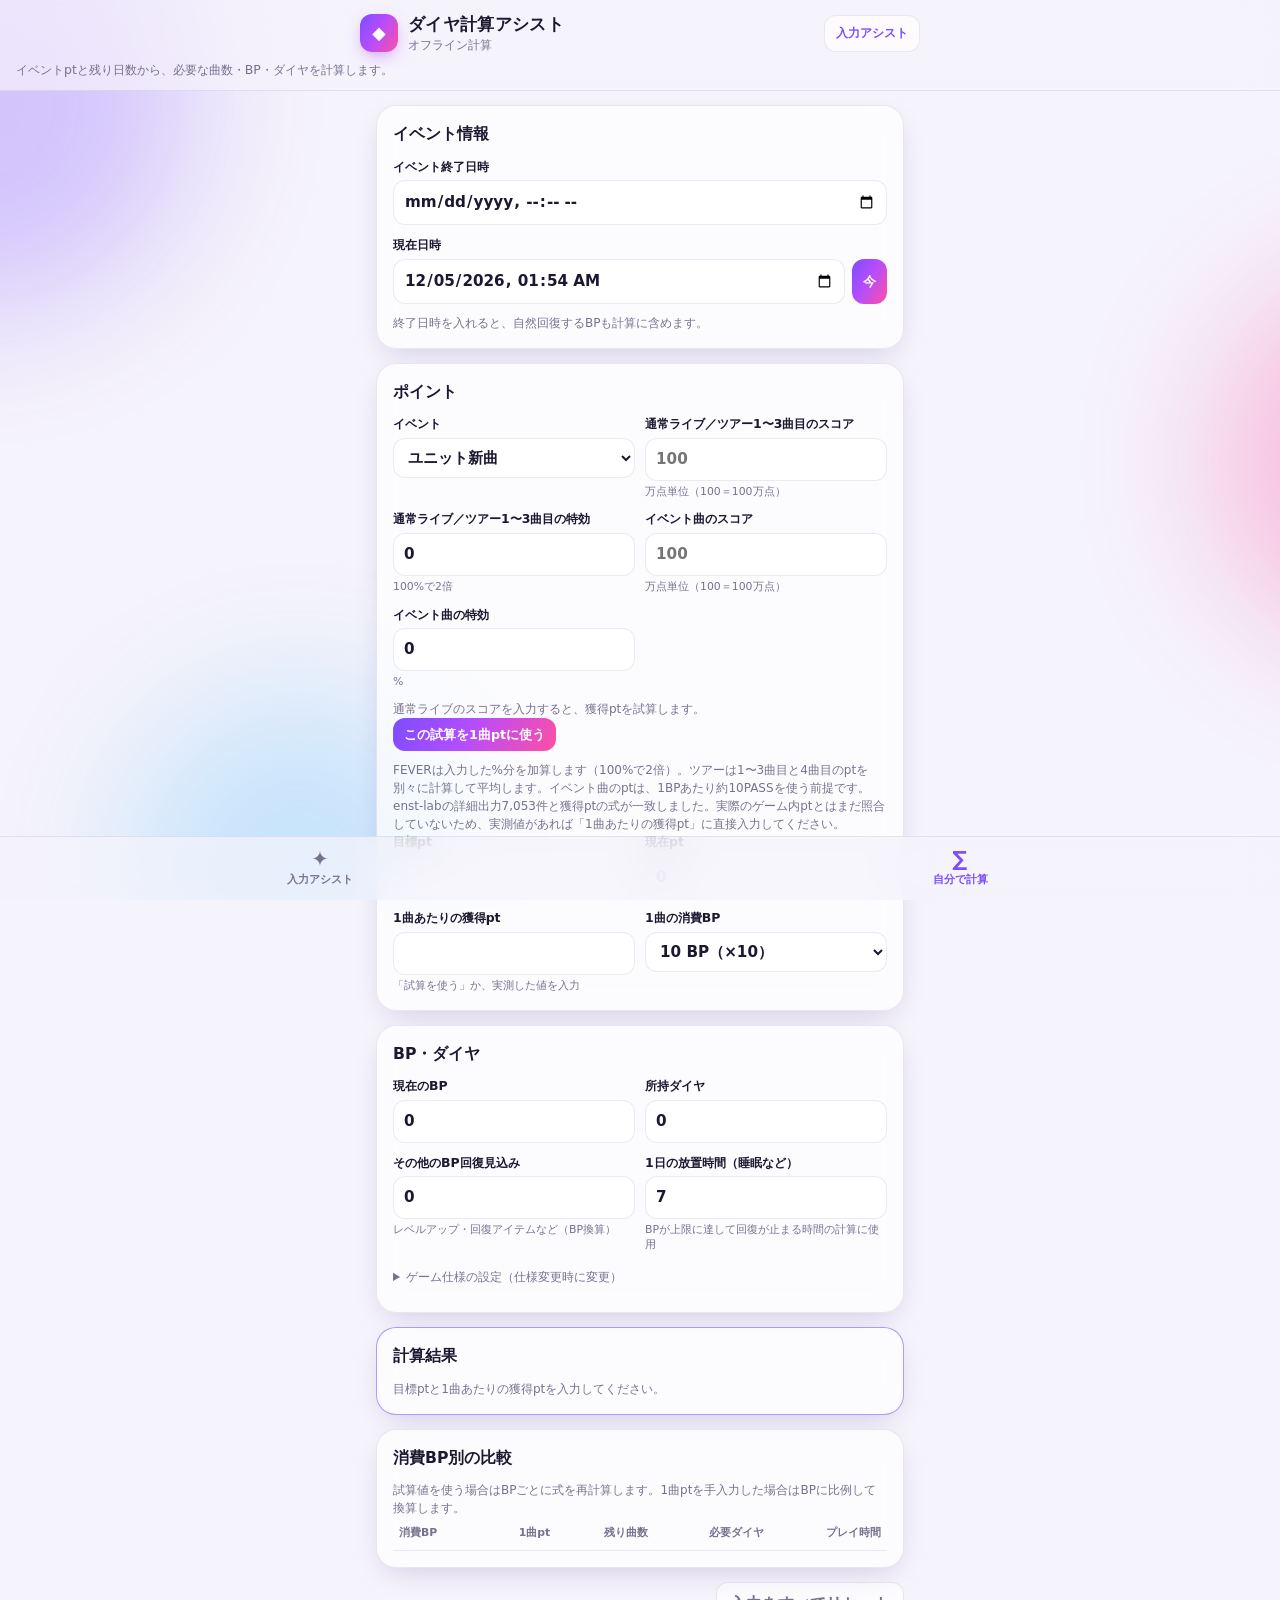
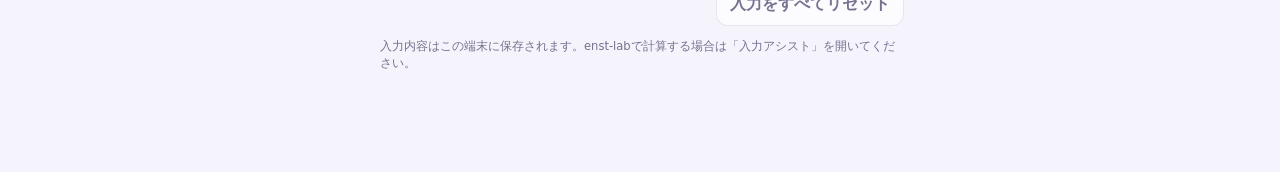
<file: index.html>
<!doctype html>
<html lang="ja">
<head>
  <meta charset="utf-8">
  <meta name="viewport" content="width=device-width, initial-scale=1, viewport-fit=cover">
  <title>あんスタMusic イベント計算機</title>
  <meta name="description" content="あんスタ!!Music のイベントで目標ptまでに必要な曲数・BP・ダイヤを計算します。">
  <meta name="theme-color" content="#0f0c1d" media="(prefers-color-scheme: dark)">
  <meta name="theme-color" content="#f5f3fb" media="(prefers-color-scheme: light)">
  <link rel="stylesheet" href="style.css?v=20261003n">
</head>
<body>
  <div class="bg" aria-hidden="true"><i></i><i></i><i></i></div>
  <header class="appbar">
    <div class="appbar-row">
      <div class="brand">
        <span class="logo" aria-hidden="true">◆</span>
        <div>
          <h1>ダイヤ計算アシスト</h1>
          <p>オフライン計算</p>
        </div>
      </div>
      <a class="assist-link" href="assist.html">入力アシスト</a>
    </div>
    <p class="lead">イベントptと残り日数から、必要な曲数・BP・ダイヤを計算します。</p>
  </header>

  <main class="calc-main" id="calculator">
    <section class="card" id="eventInfo">
      <h2>イベント情報</h2>
      <div class="grid">
        <label>イベント終了日時
          <input type="datetime-local" id="endAt">
        </label>
        <label>現在日時
          <span class="row">
            <input type="datetime-local" id="nowAt">
            <button type="button" id="nowBtn" class="small">今</button>
          </span>
        </label>
      </div>
      <p class="hint" id="remainText"></p>
    </section>

    <section class="card">
      <h2>ポイント</h2>
      <div class="grid">
        <label>イベント
          <select id="localEventType">
            <option value="unit">ユニット新曲</option>
            <option value="tour">ツアー</option>
          </select>
        </label>
        <label>通常ライブ／ツアー1〜3曲目のスコア
          <input type="number" id="liveScore" min="0" max="550" step="1" inputmode="numeric" placeholder="100">
          <small>万点単位（100＝100万点）</small>
        </label>
        <label>通常ライブ／ツアー1〜3曲目の特効
          <input type="number" id="liveBonus" min="0" step="1" inputmode="numeric" placeholder="0">
          <small>100%で2倍</small>
        </label>
        <label class="tour-field">ツアー4曲目のスコア
          <input type="number" id="tourScore4" min="0" max="550" step="1" inputmode="numeric" placeholder="100">
          <small>万点単位</small>
        </label>
        <label class="tour-field">ツアー4曲目の特効
          <input type="number" id="tourBonus4" min="0" step="1" inputmode="numeric" placeholder="0">
          <small>%</small>
        </label>
        <label class="tour-field">ツアー4曲目 FEVER
          <input type="number" id="tourFever" min="50" max="110" step="1" inputmode="numeric" value="100">
          <small>%</small>
        </label>
        <label>イベント曲のスコア
          <input type="number" id="eventScore" min="0" max="550" step="1" inputmode="numeric" placeholder="100">
          <small>万点単位（100＝100万点）</small>
        </label>
        <label>イベント曲の特効
          <input type="number" id="eventBonus" min="0" step="1" inputmode="numeric" placeholder="0">
          <small>%</small>
        </label>
      </div>
      <p class="hint" id="formulaPreview">スコアと特効を入れると、獲得ptを試算します。</p>
      <button type="button" id="useEstimate" class="small">この試算を1曲ptに使う</button>
      <p class="hint">FEVERは入力した%分を加算します（100%で2倍）。ツアーは1〜3曲目と4曲目のptを別々に計算して平均します。イベント曲のptは、1BPあたり約10PASSを使う前提です。enst-labの詳細出力7,053件と獲得ptの式が一致しました。実際のゲーム内ptとはまだ照合していないため、実測値があれば「1曲あたりの獲得pt」に直接入力してください。</p>
      <div class="grid">
        <label>目標pt
          <input type="number" id="targetPt" min="0" step="1" inputmode="numeric">
        </label>
        <label>現在pt
          <input type="number" id="currentPt" min="0" step="1" inputmode="numeric">
        </label>
        <label>1曲あたりの獲得pt
          <input type="number" id="ptPerSong" min="1" step="any" inputmode="decimal">
          <small>「試算を使う」か、実測した値を入力</small>
        </label>
        <label>1曲の消費BP
          <select id="bpPerSong"></select>
        </label>
      </div>
    </section>

    <section class="card">
      <h2>BP・ダイヤ</h2>
      <div class="grid">
        <label>現在のBP
          <input type="number" id="currentBp" min="0" step="1" inputmode="numeric">
        </label>
        <label>所持ダイヤ
          <input type="number" id="ownedDia" min="0" step="1" inputmode="numeric">
        </label>
        <label>その他のBP回復見込み
          <input type="number" id="extraBp" min="0" step="1" inputmode="numeric">
          <small>レベルアップ・回復アイテムなど（BP換算）</small>
        </label>
        <label>1日の放置時間（睡眠など）
          <input type="number" id="idleHours" min="0" max="24" step="0.5" inputmode="decimal">
          <small>BPが上限に達して回復が止まる時間の計算に使用</small>
        </label>
      </div>

      <details class="settings">
        <summary>ゲーム仕様の設定（仕様変更時に変更）</summary>
        <div class="grid">
          <label>BP上限
            <input type="number" id="bpMax" min="1" step="1">
          </label>
          <label>BP 1回復にかかる時間（分）
            <input type="number" id="bpRecoverMin" min="1" step="1">
          </label>
          <label>ダイヤ回復1回のダイヤ数
            <input type="number" id="diaPerRefill" min="1" step="1">
          </label>
          <label>ダイヤ回復1回で回復するBP
            <input type="number" id="bpPerRefill" min="1" step="1">
          </label>
          <label>1曲あたりの所要時間（分）
            <input type="number" id="minPerSong" min="0.5" step="0.5">
            <small>ロード・リザルト込みの目安</small>
          </label>
        </div>
        <button type="button" id="resetSpec" class="small ghost">仕様を初期値に戻す</button>
      </details>
    </section>

    <section class="card result" aria-live="polite">
      <h2>計算結果</h2>
      <div id="result"></div>
    </section>

    <section class="card">
      <h2>消費BP別の比較</h2>
      <p class="hint">試算値を使う場合はBPごとに式を再計算します。1曲ptを手入力した場合はBPに比例して換算します。</p>
      <div class="table-wrap">
        <table id="compare">
          <thead>
            <tr><th>消費BP</th><th>1曲pt</th><th>残り曲数</th><th>必要ダイヤ</th><th>プレイ時間</th></tr>
          </thead>
          <tbody></tbody>
        </table>
      </div>
    </section>

    <div class="actions">
      <button type="button" id="clearAll" class="ghost">入力をすべてリセット</button>
    </div>
  </main>

  <footer class="site-footer">
    <p>入力内容はこの端末に保存されます。enst-labで計算する場合は「入力アシスト」を開いてください。</p>
  </footer>

  <nav class="tabbar" aria-label="画面切り替え">
    <a href="assist.html" aria-label="入力アシスト"><span class="nav-icon" aria-hidden="true">✦</span><span>入力アシスト</span></a>
    <a class="on" href="#calculator" aria-current="page" aria-label="オフライン計算"><span class="nav-icon" aria-hidden="true">∑</span><span>自分で計算</span></a>
  </nav>
  <script src="app.js?v=20261003n"></script>
</body>
</html>
</file>
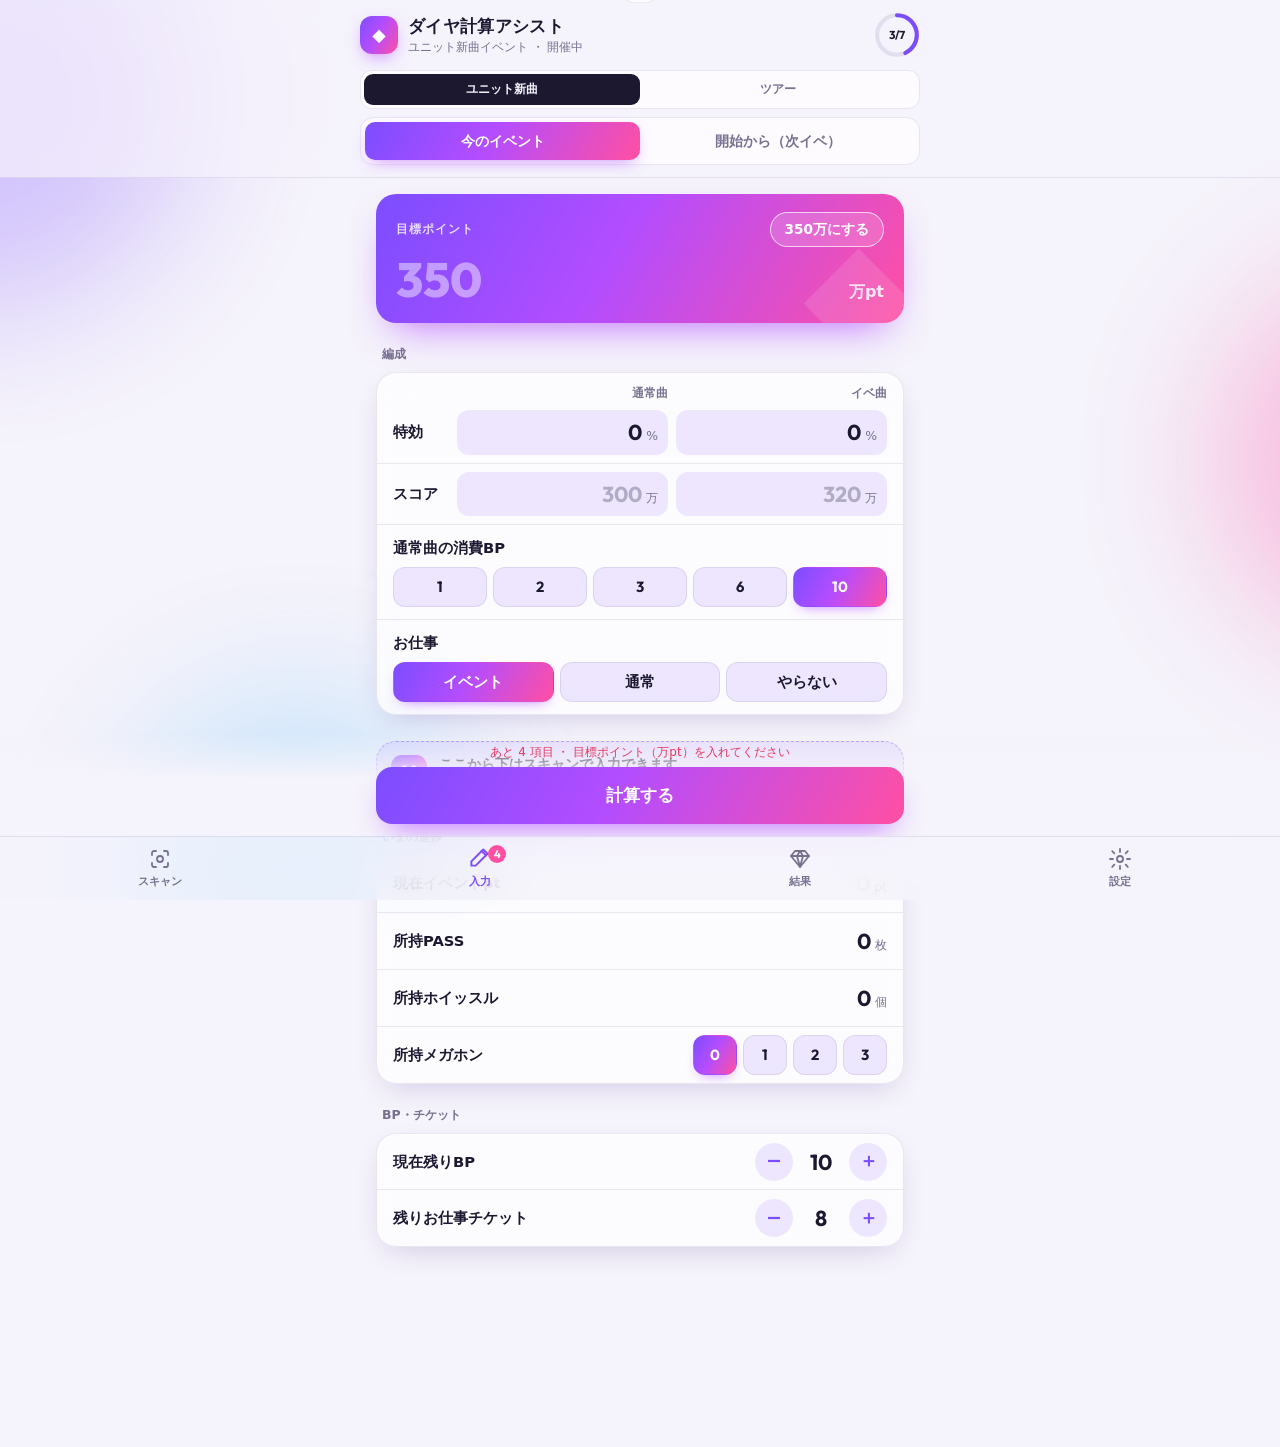
<file: assist.html>
<!doctype html>
<html lang="ja">
<head>
  <meta charset="utf-8">
  <meta name="viewport" content="width=device-width, initial-scale=1, viewport-fit=cover">
  <title>enst-lab 入力アシスト</title>
  <meta name="description" content="スクショから数値を読み取り、enst-lab のイベントダイヤ計算機（ユニット新曲・ツアー）に代わりに入力して結果を表示します。">
  <meta name="theme-color" content="#0f0c1d" media="(prefers-color-scheme: dark)">
  <meta name="theme-color" content="#f5f3fb" media="(prefers-color-scheme: light)">
  <meta name="apple-mobile-web-app-capable" content="yes">
  <meta name="mobile-web-app-capable" content="yes">
  <meta name="apple-mobile-web-app-status-bar-style" content="black-translucent">
  <meta name="apple-mobile-web-app-title" content="ダイヤ計算">
  <link rel="manifest" href="manifest.webmanifest">
  <link rel="icon" href="icon.svg" type="image/svg+xml">
  <link rel="apple-touch-icon" href="icon-180.png">
  <link rel="preconnect" href="https://fonts.googleapis.com">
  <link rel="preconnect" href="https://fonts.gstatic.com" crossorigin>
  <link href="https://fonts.googleapis.com/css2?family=Outfit:wght@500;700;800&display=swap" rel="stylesheet">
  <link rel="stylesheet" href="assist.css?v=20261004b">
</head>
<body data-type="unit">
  <div class="bg" aria-hidden="true"><i></i><i></i><i></i></div>

  <!-- 上部バー -->
  <header class="appbar">
    <div class="appbar-row">
      <div class="brand">
        <span class="logo" aria-hidden="true">◆</span>
        <div>
          <h1>ダイヤ計算アシスト</h1>
          <p id="termText">for enst-lab</p>
        </div>
      </div>
      <div class="ring" id="ring" role="img" aria-label="入力の進み具合">
        <svg viewBox="0 0 36 36"><circle class="track" cx="18" cy="18" r="15.5"/><circle class="meter" id="ringMeter" cx="18" cy="18" r="15.5"/></svg>
        <span id="ringText">0/0</span>
      </div>
    </div>
    <div class="segmented small" data-group="type" role="radiogroup" aria-label="イベントの種類">
      <span class="seg-thumb" aria-hidden="true"></span>
      <button type="button" data-value="unit" role="radio">ユニット新曲</button>
      <button type="button" data-value="tour" role="radio">ツアー</button>
    </div>
    <div class="segmented" data-group="mode" role="radiogroup" aria-label="計算モード">
      <span class="seg-thumb" aria-hidden="true"></span>
      <button type="button" data-value="now" role="radio">今のイベント</button>
      <button type="button" data-value="start" role="radio">開始から（次イベ）</button>
    </div>
  </header>

  <main>
    <!-- ===== スキャン ===== -->
    <section class="view" id="view-scan" data-view="scan">
      <div class="guide">
        <p class="eyebrow">この2枚のスクショを貼ってください（ユニット新曲・ツアー共通）</p>
        <ol>
          <li>
            <b>イベントページ</b>
            <span>右下に「累計イベントpt」が出ている画面 → 現在イベントpt・PASS</span>
          </li>
          <li>
            <b>アイテム倉庫（所持アイテム → 消費アイテム）</b>
            <span>→ BP・お仕事チケット・ホイッスル・メガホン</span>
          </li>
        </ol>
        <small>2枚まとめて選べます。編成や目標などは「入力」タブで一度入れておけばOK。</small>
      </div>

      <label class="hero" id="drop">
        <input type="file" id="files" accept="image/*" multiple hidden>
        <span class="hero-icon" aria-hidden="true">
          <svg viewBox="0 0 24 24"><path d="M4 8V6a2 2 0 0 1 2-2h2M16 4h2a2 2 0 0 1 2 2v2M20 16v2a2 2 0 0 1-2 2h-2M8 20H6a2 2 0 0 1-2-2v-2"/><circle cx="12" cy="12" r="3.2"/></svg>
        </span>
        <strong>スクショを追加</strong>
        <small>タップで選択・ドラッグ・貼り付けOK</small>
      </label>

      <div class="thumbs" id="thumbs"></div>

      <button type="button" id="readBtn" class="btn grad big" disabled>
        <span class="btn-label">読み取って入力する</span>
        <span class="spinner" aria-hidden="true"></span>
      </button>
      <button type="button" id="clearImgBtn" class="btn ghost" disabled>画像をクリア</button>
      <p class="status" id="ocrStatus" aria-live="polite"></p>
      <div id="ocrResults"></div>

      <div class="tips">
        <p class="eyebrow">うまく読めないとき</p>
        <ul>
          <li>ゲーム画面全体が写るように撮ってください（切り取らない）</li>
          <li>ほかの画面のスクショは、画像の上の数字をタップして項目を選べます</li>
          <li>読み取った数字は「入力」タブで直せます</li>
        </ul>
      </div>
    </section>

    <!-- ===== 入力 ===== -->
    <section class="view" id="view-input" data-view="input">
      <form id="form" autocomplete="off" novalidate>
        <div class="goal field">
          <div class="goal-top">
            <label for="goal_point" class="eyebrow">目標ポイント</label>
            <button type="button" class="quick" id="quick350">350万にする</button>
          </div>
          <div class="goal-input">
            <input id="goal_point" name="goal_point" inputmode="numeric" placeholder="350">
            <span>万pt</span>
          </div>
        </div>

        <p class="group-title">編成</p>
        <div class="list">
          <div class="item grid-row head">
            <span></span>
            <span class="col-head" data-type="unit">通常曲</span>
            <span class="col-head" data-type="tour">1〜3曲目</span>
            <span class="col-head" data-type="tour">4曲目</span>
            <span class="col-head">イベ曲</span>
          </div>
          <div class="item grid-row">
            <label for="bonus_event">特効</label>
            <div class="val field" data-type="unit"><input id="bonus_nomal" name="bonus_nomal" inputmode="numeric" placeholder="0" aria-label="通常曲 特効"><span>%</span></div>
            <div class="val field" data-type="tour"><input id="tokkou_1_3" name="tokkou_1_3" inputmode="numeric" placeholder="0" aria-label="1〜3曲目 特効"><span>%</span></div>
            <div class="val field" data-type="tour"><input id="tokkou_4" name="tokkou_4" inputmode="numeric" placeholder="0" aria-label="4曲目 特効"><span>%</span></div>
            <div class="val field"><input id="bonus_event" name="bonus_event" inputmode="numeric" placeholder="0" aria-label="イベ曲 特効"><span>%</span></div>
          </div>
          <div class="item grid-row">
            <label for="event_score">スコア</label>
            <div class="val field" data-type="unit"><input id="nomal_score" name="nomal_score" inputmode="numeric" placeholder="300" aria-label="通常曲スコア"><span>万</span></div>
            <div class="val field" data-type="tour"><input id="score1_3" name="score1_3" inputmode="numeric" placeholder="300" aria-label="1〜3曲目スコア"><span>万</span></div>
            <div class="val field" data-type="tour"><input id="score4" name="score4" inputmode="numeric" placeholder="320" aria-label="4曲目スコア"><span>万</span></div>
            <div class="val field"><input id="event_score" name="event_score" inputmode="numeric" placeholder="320" aria-label="イベ曲スコア"><span>万</span></div>
          </div>
          <div class="item field stack" data-type="unit">
            <label>通常曲の消費BP</label>
            <div class="chips wide" data-for="bp_normal" data-values="1,2,3,6,10"></div>
            <input type="hidden" id="bp_normal" name="bp_normal">
          </div>
          <div class="item field stack" data-type="tour">
            <label>1〜3曲目の消費BP</label>
            <div class="chips wide" data-for="bp1_3" data-values="3,6,10"></div>
            <input type="hidden" id="bp1_3" name="bp1_3">
          </div>
          <div class="item field stack" data-type="tour">
            <label>4曲目の消費BP</label>
            <div class="chips wide" data-for="bp4" data-values="3,6,10"></div>
            <input type="hidden" id="bp4" name="bp4">
          </div>
          <div class="item field" data-type="tour">
            <label for="fever">4曲目 FEVERボーナス</label>
            <div class="val"><input id="fever" name="fever" inputmode="numeric" placeholder="100"><span>%</span></div>
          </div>
          <div class="item field stack">
            <label>お仕事</label>
            <div class="chips wide" data-for="work_type" data-values="event,normal,none" data-labels="イベント,通常,やらない"></div>
            <input type="hidden" id="work_type" name="work_type">
          </div>
        </div>

        <div id="whistleCard">
          <p class="group-title">応援ホイッスル（ログボ）</p>
          <div class="list">
            <div class="item field stack">
              <div class="chips wide" data-for="whistle100" id="whistle100Chips"></div>
              <input type="hidden" id="whistle100" name="whistle100">
              <small class="note">獲得予定BPに追加。受け取り後は所持ホイッスルへ</small>
            </div>
          </div>
        </div>

        <button type="button" class="scan-divider" id="toScan">
          <span class="scan-divider-icon" aria-hidden="true"><svg viewBox="0 0 24 24"><path d="M4 8V6a2 2 0 0 1 2-2h2M16 4h2a2 2 0 0 1 2 2v2M20 16v2a2 2 0 0 1-2 2h-2M8 20H6a2 2 0 0 1-2-2v-2"/><circle cx="12" cy="12" r="3"/></svg></span>
          <span class="scan-divider-text"><b>ここから下はスキャンで入力できます</b><small>イベントページ・アイテム倉庫のスクショから自動で入ります</small></span>
          <span class="scan-divider-go" aria-hidden="true">›</span>
        </button>
        <p class="group-title" data-show="now">いまの進捗</p>
        <div class="list" data-show="now">
          <div class="item field">
            <label for="evepoint_now">現在イベントpt</label>
            <div class="val"><input id="evepoint_now" name="evepoint_now" inputmode="numeric" placeholder="0"><span>pt</span></div>
          </div>
          <div class="item field">
            <label for="pass_now">所持PASS</label>
            <div class="val"><input id="pass_now" name="pass_now" inputmode="numeric" placeholder="0"><span>枚</span></div>
          </div>
          <div class="item field">
            <label for="whistle">所持ホイッスル</label>
            <div class="val"><input id="whistle" name="whistle" inputmode="numeric" placeholder="0"><span>個</span></div>
          </div>
          <div class="item field">
            <label>所持メガホン</label>
            <div class="chips" data-for="megaphone" data-values="0,1,2,3"></div>
            <input type="hidden" id="megaphone" name="megaphone">
          </div>
        </div>

        <p class="group-title">BP・チケット</p>
        <div class="list">
          <div class="item field">
            <label for="now_bp" id="bpLabel">現在残りBP</label>
            <div class="stepper"><button type="button" data-step="-1" data-target="now_bp" aria-label="減らす">−</button><input id="now_bp" name="now_bp" inputmode="numeric"><button type="button" data-step="1" data-target="now_bp" aria-label="増やす">＋</button></div>
          </div>
          <div class="item field">
            <label for="now_ticket" id="ticketLabel">残りお仕事チケット</label>
            <div class="stepper"><button type="button" data-step="-1" data-target="now_ticket" aria-label="減らす">−</button><input id="now_ticket" name="now_ticket" inputmode="numeric"><button type="button" data-step="1" data-target="now_ticket" aria-label="増やす">＋</button></div>
          </div>
        </div>
      </form>
    </section>

    <!-- ===== 結果 ===== -->
    <section class="view" id="view-result" data-view="result">
      <div class="empty" id="resultEmpty">
        <div class="empty-icon" aria-hidden="true">◆</div>
        <p><b>まだ計算していません</b></p>
        <p class="note">「入力」タブで数字を入れて「計算する」を押すと、ここに結果が出ます。</p>
      </div>
      <div id="resultBody" hidden></div>
    </section>

    <!-- ===== 設定 ===== -->
    <section class="view" id="view-settings" data-view="settings">
      <p class="group-title">プレイヤー（一度入れればOK）</p>
      <div class="list">
        <div class="item field">
          <label for="user_rank">現在のRANK</label>
          <div class="val"><input id="user_rank" name="user_rank" inputmode="numeric" placeholder="125"></div>
        </div>
        <div class="item field">
          <label for="lost_bp">漏らすBP / 1日</label>
          <div class="stepper"><button type="button" data-step="-1" data-target="lost_bp" aria-label="減らす">−</button><input id="lost_bp" name="lost_bp" inputmode="numeric"><button type="button" data-step="1" data-target="lost_bp" aria-label="増やす">＋</button></div>
        </div>
        <div class="item field">
          <label>ソロライブ</label>
          <div class="chips" data-for="sololiveflg" data-values="0,1" data-labels="やらない,やる"></div>
          <input type="hidden" id="sololiveflg" name="sololiveflg">
        </div>
        <div class="item field stack">
          <label for="office_LV">営業部レベル</label>
          <select id="office_LV" name="office_LV"></select>
        </div>
      </div>

      <p class="group-title">結果をアプリ内に表示（中継サーバー）</p>
      <div class="list">
        <div class="item field stack">
          <label for="proxyUrl">中継サーバーのURL</label>
          <input id="proxyUrl" type="url" inputmode="url" placeholder="空欄なら標準の中継サーバーを使用" autocomplete="off" spellcheck="false">
        </div>
      </div>
      <p class="note pad">enst-lab の結果はブラウザから直接読み取れないため、中継サーバーを通して受け取ります。ふだんは空欄のままでOKです（自分で用意した中継サーバーを使う場合だけ入力。作り方は <a href="https://github.com/kage893-hub/enst#結果をアプリ内に表示する中継サーバー" target="_blank" rel="noopener">README</a>）。</p>

      <p class="group-title">その他</p>
      <div class="list">
        <button type="button" class="item link" id="shareBtn">友達にアプリを共有<span>⇪</span></button>
        <a class="item link" id="enstLink" href="https://enst-lab.com/event.php" target="_blank" rel="noopener">enst-lab を直接開く<span>↗</span></a>
        <a class="item link" href="index.html">オフライン簡易計算機<span>›</span></a>
        <button type="button" class="item link danger" id="resetBtn">進捗の入力をリセット<span>↺</span></button>
      </div>
      <p class="note pad" id="storageNote">入力した内容はこの端末に保存され、ブラウザを閉じても残ります。</p>
      <p class="note pad">enst-lab（非公式ファンツール）への入力を代行する自分用ツールです。計算は enst-lab で行われます。</p>
    </section>
  </main>

  <!-- 計算ボタン -->
  <div class="cta" id="cta">
    <p class="cta-msg" id="dockMsg"></p>
    <button type="button" id="goBtn" class="btn grad big">
      <span class="btn-label">計算する</span>
      <span class="spinner" aria-hidden="true"></span>
    </button>
  </div>

  <!-- タブバー -->
  <nav class="tabbar" aria-label="画面切り替え">
    <button type="button" data-tab="scan"><svg viewBox="0 0 24 24"><path d="M4 8V6a2 2 0 0 1 2-2h2M16 4h2a2 2 0 0 1 2 2v2M20 16v2a2 2 0 0 1-2 2h-2M8 20H6a2 2 0 0 1-2-2v-2"/><circle cx="12" cy="12" r="3"/></svg>スキャン</button>
    <button type="button" data-tab="input"><svg viewBox="0 0 24 24"><path d="M4 20h4L19 9l-4-4L4 16z"/><path d="M13.5 6.5l4 4"/></svg>入力<i class="badge" id="badge"></i></button>
    <button type="button" data-tab="result"><svg viewBox="0 0 24 24"><path d="M7 4h10l4 5-9 11L3 9z"/><path d="M3 9h18M12 20 9 9l3-5 3 5z"/></svg>結果<i class="dot" id="resultDot"></i></button>
    <button type="button" data-tab="settings"><svg viewBox="0 0 24 24"><circle cx="12" cy="12" r="3"/><path d="M12 2v3M12 19v3M4.2 4.2l2.1 2.1M17.7 17.7l2.1 2.1M2 12h3M19 12h3M4.2 19.8l2.1-2.1M17.7 6.3l2.1-2.1"/></svg>設定</button>
  </nav>

  <!-- 読み取った数字をどの項目に入れるか選ぶシート -->
  <div class="sheet" id="sheet" aria-hidden="true">
    <div class="sheet-panel" role="dialog" aria-modal="true" aria-labelledby="sheetTitle">
      <div class="sheet-grip" aria-hidden="true"></div>
      <div class="sheet-head">
        <div>
          <p class="eyebrow" id="sheetTitle">この数字を入れる項目</p>
          <p class="sheet-value" id="sheetValue"></p>
        </div>
        <button type="button" class="sheet-close" id="sheetClose" aria-label="閉じる">×</button>
      </div>
      <div class="sheet-list" id="sheetList"></div>
    </div>
  </div>

  <div class="toast" id="toast" role="status" aria-live="polite"></div>

  <script>
    // プログラムが読み込めない・動かないときに、画面に理由を出す
    window.addEventListener('error', function (e) {
      // 画像やフォントの読み込み失敗は無視し、プログラムのエラーと assist.js の読み込み失敗だけ出す
      var t = e.target;
      var scriptFailed = t && t.tagName === 'SCRIPT' && String(t.src).indexOf('assist.js') >= 0;
      if (!(e instanceof ErrorEvent) && !scriptFailed) return;
      if (document.getElementById('fatal')) return;
      var bar = document.createElement('div');
      bar.id = 'fatal';
      bar.className = 'fatal';
      bar.innerHTML = '<span></span><button type="button" onclick="location.reload()">再読み込み</button>';
      bar.firstChild.textContent = 'エラーが起きました：' + (e.message || '読み込みに失敗しました');
      document.body.appendChild(bar);
    }, true);
  </script>
  <script src="assist.js?v=20261004b" type="module"></script>
</body>
</html>
</file>
<file: style.css>
:root {
  --bg: #f5f3fb;
  --bg-2: #ebe7f7;
  --glass: rgba(255, 255, 255, .72);
  --glass-2: rgba(255, 255, 255, .9);
  --line: rgba(60, 40, 120, .1);
  --text: #1c1830;
  --muted: #77718f;
  --accent: #7c4dff;
  --accent-2: #ff4fa3;
  --grad: linear-gradient(120deg, #7c4dff 0%, #b34dff 45%, #ff4fa3 100%);
  --accent-soft: rgba(124, 77, 255, .12);
  --warn: #e5395f;
  --ok: #17a673;
  --shadow: 0 10px 30px -12px rgba(60, 30, 140, .25);
  --radius: 20px;
  --tabbar-h: 64px;
  color-scheme: light;
}

@media (prefers-color-scheme: dark) {
  :root {
    --bg: #0f0c1d;
    --bg-2: #171329;
    --glass: rgba(255, 255, 255, .06);
    --glass-2: rgba(30, 25, 52, .9);
    --line: rgba(255, 255, 255, .08);
    --text: #f1eeff;
    --muted: #9a93b8;
    --accent: #a98bff;
    --accent-2: #ff6fb5;
    --accent-soft: rgba(169, 139, 255, .16);
    --warn: #ff6f8e;
    --ok: #4fe0a8;
    --shadow: 0 14px 40px -16px rgba(0, 0, 0, .7);
    color-scheme: dark;
  }
}

* { box-sizing: border-box; -webkit-tap-highlight-color: transparent; }
html, body { margin: 0; min-height: 100%; }
body {
  min-height: 100dvh;
  padding-bottom: calc(var(--tabbar-h) + env(safe-area-inset-bottom) + 24px);
  background: var(--bg);
  color: var(--text);
  font-family: system-ui, -apple-system, "Hiragino Sans", "Noto Sans JP", sans-serif;
  line-height: 1.5;
  overscroll-behavior-y: none;
}
button, input, select { font: inherit; color: inherit; }
button { cursor: pointer; }
a { color: var(--accent); }

/* 背景と上部バーは入力アシストと共通の色・形にする */
.bg { position: fixed; inset: 0; z-index: -1; overflow: hidden; pointer-events: none; }
.bg i { position: absolute; border-radius: 50%; filter: blur(70px); opacity: .55; }
.bg i:nth-child(1) { width: 60vw; height: 60vw; max-width: 420px; max-height: 420px; background: #7c4dff; top: -12%; left: -18%; }
.bg i:nth-child(2) { width: 55vw; height: 55vw; max-width: 380px; max-height: 380px; background: #ff4fa3; top: 30%; right: -25%; opacity: .35; }
.bg i:nth-child(3) { width: 50vw; height: 50vw; max-width: 340px; max-height: 340px; background: #3fb8ff; bottom: -15%; left: 10%; opacity: .25; }
@media (prefers-color-scheme: light) { .bg i { opacity: .28; } }

.appbar {
  position: sticky; top: 0; z-index: 10;
  padding: calc(env(safe-area-inset-top) + 12px) 16px 10px;
  background: color-mix(in srgb, var(--bg) 70%, transparent);
  backdrop-filter: blur(20px) saturate(1.4);
  -webkit-backdrop-filter: blur(20px) saturate(1.4);
  border-bottom: 1px solid var(--line);
}
.appbar > * { max-width: 560px; margin-left: auto; margin-right: auto; }
.appbar-row { display: flex; align-items: center; justify-content: space-between; gap: 12px; margin-bottom: 7px; }
.brand { display: flex; align-items: center; gap: 10px; min-width: 0; }
.logo { display: grid; place-items: center; flex: 0 0 38px; width: 38px; height: 38px; border-radius: 12px; background: var(--grad); color: #fff; font-size: 1.1rem; box-shadow: 0 6px 18px -6px rgba(179, 77, 255, .8); }
.brand h1 { margin: 0; font-size: 1.05rem; letter-spacing: .02em; }
.brand p { margin: 0; color: var(--muted); font-size: .72rem; }
.lead { margin: 0; color: var(--muted); font-size: .78rem; }
.assist-link { flex: 0 0 auto; padding: 8px 11px; border: 1px solid var(--line); border-radius: 12px; background: var(--glass); font-size: .78rem; font-weight: 700; text-decoration: none; }

.calc-main, .site-footer { width: min(100%, 560px); margin: 0 auto; padding: 14px 16px 0; }
.card {
  margin-bottom: 14px; padding: 16px; border: 1px solid var(--line); border-radius: var(--radius);
  background: var(--glass); box-shadow: var(--shadow); backdrop-filter: blur(14px); -webkit-backdrop-filter: blur(14px);
}
.card h2 { margin: 0 0 12px; font-size: .98rem; }
.grid { display: grid; grid-template-columns: repeat(2, minmax(0, 1fr)); gap: 11px 10px; }
#eventInfo .grid { grid-template-columns: minmax(0, 1fr); }
label { display: flex; flex-direction: column; min-width: 0; gap: 4px; font-size: .78rem; font-weight: 700; }
.tour-field[hidden] { display: none; }
label small { color: var(--muted); font-size: .68rem; font-weight: 400; line-height: 1.35; }
input, select {
  width: 100%; min-width: 0; padding: 9px 10px; border: 1px solid var(--line); border-radius: 12px;
  background: var(--glass-2); color: var(--text); font-size: .95rem;
}
input:focus, select:focus { outline: 2px solid var(--accent); outline-offset: 1px; }
.row { display: flex; gap: 7px; }
.row input { min-width: 0; }
button { padding: 9px 13px; border: 0; border-radius: 12px; background: var(--grad); color: #fff; font-weight: 700; }
button.small { flex: 0 0 auto; padding: 7px 11px; font-size: .8rem; white-space: nowrap; }
button.ghost { border: 1px solid var(--line); background: var(--glass); color: var(--muted); }
.hint { margin: 10px 0 0; color: var(--muted); font-size: .75rem; line-height: 1.5; }
.settings { margin-top: 15px; }
.settings summary { margin-bottom: 10px; color: var(--muted); cursor: pointer; font-size: .78rem; }
.settings button { margin-top: 12px; }
.result { border-color: color-mix(in srgb, var(--accent) 50%, var(--line)); }
.stats { display: grid; grid-template-columns: repeat(2, minmax(0, 1fr)); gap: 9px; }
.stat { min-width: 0; padding: 11px; border-radius: 14px; background: var(--accent-soft); }
.stat-label { color: var(--muted); font-size: .7rem; }
.stat-value { overflow-wrap: anywhere; font-size: 1.15rem; font-weight: 800; }
.stat-sub { color: var(--muted); font-size: .68rem; }
.stat.accent .stat-value { color: var(--accent); }
.stat.warn .stat-value { color: var(--warn); }
.stat.good .stat-value { color: var(--ok); }
.done { margin: 0; color: var(--ok); font-weight: 800; }
.notes { margin: 12px 0 0; padding-left: 1.2rem; color: var(--muted); font-size: .74rem; }
.notes li + li { margin-top: 5px; }
.warn-text { color: var(--warn); }
.table-wrap { overflow-x: auto; -webkit-overflow-scrolling: touch; }
table { width: 100%; border-collapse: collapse; font-size: .75rem; white-space: nowrap; }
th, td { padding: 8px 6px; border-bottom: 1px solid var(--line); text-align: right; }
th:first-child, td:first-child { text-align: left; }
thead { color: var(--muted); font-size: .68rem; }
.actions { display: flex; justify-content: flex-end; margin: 2px 0 12px; }
.site-footer { padding-top: 0; color: var(--muted); font-size: .72rem; }
.site-footer p { margin: 0 4px 12px; }

/* 入力アシストと同じ固定式の下部切替 */
.tabbar {
  position: fixed; right: 0; bottom: 0; left: 0; z-index: 10;
  display: grid; grid-template-columns: repeat(2, 1fr);
  height: calc(var(--tabbar-h) + env(safe-area-inset-bottom)); padding-bottom: env(safe-area-inset-bottom);
  border-top: 1px solid var(--line); background: color-mix(in srgb, var(--bg) 75%, transparent);
  backdrop-filter: blur(20px) saturate(1.4); -webkit-backdrop-filter: blur(20px) saturate(1.4);
}
.tabbar a { display: flex; flex-direction: column; align-items: center; justify-content: center; gap: 2px; color: var(--muted); font-size: .68rem; font-weight: 700; text-decoration: none; }
.tabbar a.on { color: var(--accent); }
.nav-icon { font-size: 1.3rem; line-height: 1; }

@media (max-width: 360px) {
  .grid { grid-template-columns: minmax(0, 1fr); }
  .card { padding: 14px; }
}
@media (prefers-reduced-motion: reduce) { *, *::before, *::after { scroll-behavior: auto !important; transition: none !important; } }
</file>
<file: assist.css>
:root {
  --bg: #f5f3fb;
  --bg-2: #ebe7f7;
  --glass: rgba(255, 255, 255, 0.72);
  --glass-2: rgba(255, 255, 255, 0.9);
  --line: rgba(60, 40, 120, 0.1);
  --text: #1c1830;
  --muted: #77718f;
  --accent: #7c4dff;
  --accent-2: #ff4fa3;
  --grad: linear-gradient(120deg, #7c4dff 0%, #b34dff 45%, #ff4fa3 100%);
  --accent-soft: rgba(124, 77, 255, 0.12);
  --warn: #e5395f;
  --ok: #17a673;
  --filled: rgba(255, 196, 0, 0.35);
  --shadow: 0 10px 30px -12px rgba(60, 30, 140, 0.25);
  --radius: 20px;
  --num: "Outfit", system-ui, sans-serif;
  --tabbar-h: 64px;
  color-scheme: light;
}

@media (prefers-color-scheme: dark) {
  :root {
    --bg: #0f0c1d;
    --bg-2: #171329;
    --glass: rgba(255, 255, 255, 0.06);
    --glass-2: rgba(30, 25, 52, 0.85);
    --line: rgba(255, 255, 255, 0.08);
    --text: #f1eeff;
    --muted: #9a93b8;
    --accent: #a98bff;
    --accent-2: #ff6fb5;
    --accent-soft: rgba(169, 139, 255, 0.16);
    --warn: #ff6f8e;
    --ok: #4fe0a8;
    --filled: rgba(255, 196, 0, 0.22);
    --shadow: 0 14px 40px -16px rgba(0, 0, 0, 0.7);
    color-scheme: dark;
  }
}

* { box-sizing: border-box; -webkit-tap-highlight-color: transparent; }

html, body { margin: 0; }

body {
  background: var(--bg);
  color: var(--text);
  font-family: system-ui, -apple-system, "Hiragino Sans", "Noto Sans JP", sans-serif;
  line-height: 1.5;
  min-height: 100dvh;
  overscroll-behavior-y: none;
  padding-bottom: calc(var(--tabbar-h) + env(safe-area-inset-bottom) + 24px);
}

/* 背景のぼかしたグラデーション */
.bg { position: fixed; inset: 0; z-index: -1; overflow: hidden; pointer-events: none; }
.bg i { position: absolute; border-radius: 50%; filter: blur(70px); opacity: 0.55; }
.bg i:nth-child(1) { width: 60vw; height: 60vw; max-width: 420px; max-height: 420px; background: #7c4dff; top: -12%; left: -18%; }
.bg i:nth-child(2) { width: 55vw; height: 55vw; max-width: 380px; max-height: 380px; background: #ff4fa3; top: 30%; right: -25%; opacity: 0.35; }
.bg i:nth-child(3) { width: 50vw; height: 50vw; max-width: 340px; max-height: 340px; background: #3fb8ff; bottom: -15%; left: 10%; opacity: 0.25; }
@media (prefers-color-scheme: light) { .bg i { opacity: 0.28; } }

button, input, select { font: inherit; color: inherit; }
button { cursor: pointer; }
a { color: var(--accent); }

/* ===== 上部バー ===== */
.appbar {
  position: sticky;
  top: 0;
  z-index: 10;
  padding: calc(env(safe-area-inset-top) + 12px) 16px 12px;
  background: color-mix(in srgb, var(--bg) 70%, transparent);
  backdrop-filter: blur(20px) saturate(1.4);
  -webkit-backdrop-filter: blur(20px) saturate(1.4);
  border-bottom: 1px solid var(--line);
}
.appbar > * { max-width: 560px; margin-left: auto; margin-right: auto; }
.appbar-row { display: flex; align-items: center; justify-content: space-between; margin-bottom: 12px; }
.brand { display: flex; align-items: center; gap: 10px; }
.logo {
  display: grid; place-items: center;
  width: 38px; height: 38px; border-radius: 12px;
  background: var(--grad); color: #fff; font-size: 1.1rem;
  box-shadow: 0 6px 18px -6px rgba(179, 77, 255, 0.8);
}
.brand h1 { font-size: 1.05rem; margin: 0; letter-spacing: 0.02em; }
.brand p { margin: 0; font-size: 0.72rem; color: var(--muted); }

.ring { position: relative; width: 46px; height: 46px; }
.ring svg { width: 100%; height: 100%; transform: rotate(-90deg); }
.ring circle { fill: none; stroke-width: 3.2; }
.ring .track { stroke: var(--line); }
.ring .meter {
  stroke: var(--accent);
  stroke-linecap: round;
  stroke-dasharray: 97.4;
  stroke-dashoffset: 97.4;
  transition: stroke-dashoffset 0.5s cubic-bezier(.2,.8,.2,1), stroke 0.3s;
}
.ring.done .meter { stroke: var(--ok); }
.ring span {
  position: absolute; inset: 0; display: grid; place-items: center;
  font-family: var(--num); font-size: 0.72rem; font-weight: 700;
}

/* モード切替（スライドするつまみ付き） */
.segmented {
  position: relative;
  display: grid;
  grid-template-columns: 1fr 1fr;
  padding: 4px;
  border-radius: 14px;
  background: var(--glass);
  border: 1px solid var(--line);
}
.seg-thumb {
  position: absolute; top: 4px; bottom: 4px; left: 4px;
  width: calc(50% - 4px);
  border-radius: 10px;
  background: var(--grad);
  box-shadow: 0 6px 16px -6px rgba(179, 77, 255, 0.7);
  transition: transform 0.35s cubic-bezier(.2,.8,.2,1);
}
.segmented .seg-thumb { transform: translateX(calc(var(--seg-index, 0) * 100%)); }
.segmented.small { margin-bottom: 8px; padding: 3px; border-radius: 12px; }
.segmented.small .seg-thumb { top: 3px; bottom: 3px; left: 3px; width: calc(50% - 3px); border-radius: 9px; background: var(--text); box-shadow: none; }
.segmented.small button { padding: 6px 4px; font-size: 0.78rem; }
.segmented.small button.on { color: var(--bg); }

/* イベントの種類で項目を出し分ける */
body[data-type="unit"] [data-type="tour"],
body[data-type="tour"] [data-type="unit"] { display: none !important; }
.segmented button {
  position: relative;
  border: 0; background: none;
  padding: 9px 4px;
  font-size: 0.85rem; font-weight: 700;
  color: var(--muted);
  transition: color 0.3s;
}
.segmented button.on { color: #fff; }
.segmented button:disabled { opacity: 0.35; cursor: not-allowed; }

/* ===== 画面 ===== */
main { max-width: 560px; margin: 0 auto; padding: 16px; }
.view { display: none; }
.view.active { display: block; animation: rise 0.35s cubic-bezier(.2,.8,.2,1); }
@keyframes rise { from { opacity: 0; transform: translateY(10px); } to { opacity: 1; transform: none; } }

[hidden] { display: none !important; }

.eyebrow { font-size: 0.72rem; font-weight: 700; letter-spacing: 0.08em; color: var(--muted); text-transform: uppercase; margin: 0 0 6px; }
.group-title { font-size: 0.78rem; font-weight: 700; color: var(--muted); margin: 22px 6px 8px; }
.note { font-size: 0.74rem; color: var(--muted); }
.note.pad { margin: 8px 6px 0; }

/* 目標（大きく） */
.goal {
  position: relative;
  padding: 18px 20px;
  border-radius: var(--radius);
  background: var(--grad);
  color: #fff;
  box-shadow: 0 18px 40px -18px rgba(179, 77, 255, 0.9);
  overflow: hidden;
}
.goal::after {
  content: "◆"; position: absolute; right: -10px; bottom: -40px;
  font-size: 9rem; opacity: 0.12; line-height: 1;
}
.goal .eyebrow { color: rgba(255, 255, 255, 0.8); margin: 0; }
.goal-top { position: relative; z-index: 1; display: flex; align-items: center; justify-content: space-between; margin-bottom: 6px; }
.quick {
  border: 1.5px solid rgba(255, 255, 255, 0.7);
  background: rgba(255, 255, 255, 0.16);
  color: #fff;
  border-radius: 999px;
  padding: 6px 14px;
  font-weight: 800; font-size: 0.85rem;
  transition: transform 0.15s, background 0.2s, color 0.2s;
}
.quick:active { transform: scale(0.94); }
.quick.on { background: #fff; color: #b34dff; border-color: #fff; }
.goal-input { display: flex; align-items: baseline; gap: 8px; }
.goal-input input {
  width: 100%; min-width: 0;
  border: 0; background: none; outline: none;
  font-family: var(--num); font-size: 3rem; font-weight: 800; line-height: 1.1;
  color: #fff; padding: 0;
}
.goal-input input::placeholder { color: rgba(255, 255, 255, 0.45); }
.goal-input span { font-weight: 700; opacity: 0.85; white-space: nowrap; }
.goal.error { box-shadow: 0 0 0 3px var(--warn), 0 18px 40px -18px rgba(179, 77, 255, 0.9); }

/* ここから下はスキャンで入力できる、の区切り */
.scan-divider {
  display: flex; align-items: center; gap: 12px; width: 100%;
  margin: 26px 0 0; padding: 12px 14px;
  border: 1.5px dashed color-mix(in srgb, var(--accent) 55%, transparent);
  border-radius: var(--radius);
  background: var(--accent-soft);
  color: var(--text); text-align: left;
  transition: transform 0.15s;
}
.scan-divider:active { transform: scale(0.98); }
.scan-divider-icon {
  flex: 0 0 auto; display: grid; place-items: center;
  width: 36px; height: 36px; border-radius: 11px; background: var(--grad); color: #fff;
}
.scan-divider-icon svg { width: 20px; height: 20px; fill: none; stroke: currentColor; stroke-width: 1.8; stroke-linecap: round; stroke-linejoin: round; }
.scan-divider-text { flex: 1; display: flex; flex-direction: column; }
.scan-divider-text b { font-size: 0.88rem; }
.scan-divider-text small { font-size: 0.72rem; color: var(--muted); }
.scan-divider-go { color: var(--accent); font-size: 1.4rem; font-weight: 700; }

/* iOS 設定アプリ風のリスト */
.list {
  border-radius: var(--radius);
  background: var(--glass);
  border: 1px solid var(--line);
  backdrop-filter: blur(16px);
  -webkit-backdrop-filter: blur(16px);
  box-shadow: var(--shadow);
  overflow: hidden;
}
.item {
  display: flex; align-items: center; justify-content: space-between; gap: 12px;
  min-height: 56px;
  padding: 8px 16px;
  border-bottom: 1px solid var(--line);
}
.item:last-child { border-bottom: 0; }
.item > label { font-size: 0.92rem; font-weight: 600; flex-shrink: 0; }
.item.stack { flex-direction: column; align-items: stretch; gap: 8px; padding: 12px 16px; }

.val { display: flex; align-items: baseline; gap: 4px; justify-content: flex-end; min-width: 0; }
.val input {
  width: 100%; max-width: 160px; min-width: 0;
  border: 0; background: none; outline: none;
  text-align: right;
  font-family: var(--num); font-size: 1.35rem; font-weight: 700;
  padding: 4px 0;
}
.val input::placeholder { color: var(--muted); opacity: 0.5; }
.val span { font-size: 0.78rem; color: var(--muted); }
.val:focus-within input { color: var(--accent); }

.item.grid-row { display: grid; grid-template-columns: 56px 1fr 1fr; gap: 8px; }
body[data-type="tour"] .item.grid-row { grid-template-columns: 44px 1fr 1fr 1fr; gap: 6px; }
.item.grid-row.head { min-height: 0; padding-top: 12px; padding-bottom: 0; border-bottom: 0; }
.col-head { font-size: 0.72rem; font-weight: 700; color: var(--muted); text-align: right; white-space: nowrap; }
.item.grid-row .val {
  background: var(--accent-soft);
  border-radius: 12px;
  padding: 2px 10px;
}
.item.grid-row .val input { max-width: none; }
body[data-type="tour"] .item.grid-row .val { padding: 2px 6px; }
body[data-type="tour"] .item.grid-row .val input { font-size: 1.15rem; }
body[data-type="tour"] .item.grid-row > label { font-size: 0.8rem; }

input[type="password"], select {
  width: 100%;
  border: 1px solid var(--line);
  background: var(--glass-2);
  border-radius: 12px;
  padding: 11px 12px;
  font-size: 1rem;
  outline: none;
}
input[type="password"]:focus, select:focus { border-color: var(--accent); }

/* チップ（セグメント風） */
.chips { display: flex; gap: 6px; flex-wrap: wrap; justify-content: flex-end; }
.chips.wide { display: grid; grid-auto-flow: column; grid-auto-columns: 1fr; }
.chips button {
  min-width: 44px; min-height: 40px;
  padding: 6px 12px;
  border-radius: 12px;
  border: 1px solid var(--line);
  background: var(--accent-soft);
  font-family: var(--num);
  font-weight: 700; font-size: 0.92rem;
  transition: transform 0.15s, background 0.2s, color 0.2s;
}
.chips button:active { transform: scale(0.94); }
.chips button.on {
  background: var(--grad); border-color: transparent; color: #fff;
  box-shadow: 0 6px 14px -8px rgba(179, 77, 255, 0.9);
}

/* ステッパー */
.stepper { display: flex; align-items: center; gap: 4px; }
.stepper input {
  width: 48px; border: 0; background: none; outline: none; text-align: center;
  font-family: var(--num); font-size: 1.35rem; font-weight: 700;
}
.stepper button {
  width: 38px; height: 38px; border-radius: 50%;
  border: 0; background: var(--accent-soft); color: var(--accent);
  font-size: 1.2rem; font-weight: 700;
  transition: transform 0.15s;
}
.stepper button:active { transform: scale(0.88); }

/* エラー・自動入力の強調 */
.field.error label { color: var(--warn); }
.item.field.error, .val.field.error { box-shadow: inset 3px 0 0 var(--warn); }
.val.field.error { box-shadow: 0 0 0 2px var(--warn); }
.field.filled, .val.field.filled { animation: filled 2.6s ease-out; }
@keyframes filled {
  0%, 35% { background: var(--filled); }
  100% { background: transparent; }
}
.item.grid-row .val.filled { animation: filled-pair 2.6s ease-out; }
.goal.filled { animation: goal-glow 1.6s ease-out; }
@keyframes goal-glow {
  0% { box-shadow: 0 0 0 0 rgba(255, 255, 255, 0.9), 0 18px 40px -18px rgba(179, 77, 255, 0.9); }
  100% { box-shadow: 0 0 0 14px rgba(255, 255, 255, 0), 0 18px 40px -18px rgba(179, 77, 255, 0.9); }
}
@keyframes filled-pair {
  0%, 35% { background: var(--filled); }
  100% { background: var(--accent-soft); }
}

/* リンク行 */
.item.link {
  width: 100%;
  border-left: 0; border-right: 0; border-top: 0;
  background: none; text-align: left; text-decoration: none;
  color: var(--text); font-weight: 600; font-size: 0.92rem;
}
.item.link span { color: var(--muted); }
.item.link.danger { color: var(--warn); }

/* ===== スキャン画面 ===== */
.hero {
  display: flex; flex-direction: column; align-items: center; justify-content: center; gap: 6px;
  min-height: 230px;
  border-radius: 28px;
  background: var(--glass);
  border: 1.5px dashed color-mix(in srgb, var(--accent) 50%, transparent);
  backdrop-filter: blur(16px);
  -webkit-backdrop-filter: blur(16px);
  text-align: center;
  cursor: pointer;
  transition: transform 0.2s, border-color 0.2s, background 0.2s;
}
.hero:active { transform: scale(0.98); }
.hero.over { border-color: var(--accent-2); background: var(--accent-soft); }
.hero-icon {
  display: grid; place-items: center;
  width: 76px; height: 76px; border-radius: 24px;
  background: var(--grad);
  box-shadow: 0 16px 36px -14px rgba(179, 77, 255, 0.95);
  margin-bottom: 8px;
}
.hero-icon svg, .tabbar svg { fill: none; stroke: currentColor; stroke-width: 1.8; stroke-linecap: round; stroke-linejoin: round; }
.hero-icon svg { width: 38px; height: 38px; color: #fff; }
.hero strong { font-size: 1.1rem; }
.hero small { color: var(--muted); font-size: 0.78rem; }

.thumbs { display: flex; gap: 10px; overflow-x: auto; padding: 14px 2px 4px; scroll-snap-type: x mandatory; }
.thumbs:empty { display: none; }
.thumb { position: relative; flex: 0 0 auto; scroll-snap-align: start; animation: rise 0.3s; }
.thumb img { width: 84px; height: 116px; object-fit: cover; border-radius: 14px; display: block; border: 1px solid var(--line); }
.thumb button {
  position: absolute; top: -6px; right: -6px;
  width: 26px; height: 26px; border-radius: 50%;
  border: 2px solid var(--bg); background: var(--text); color: var(--bg);
  font-size: 0.8rem; line-height: 1; padding: 0;
}

.guide {
  margin-bottom: 14px; padding: 16px 18px; border-radius: var(--radius);
  background: var(--glass); border: 1px solid var(--line);
  backdrop-filter: blur(16px); -webkit-backdrop-filter: blur(16px);
}
.guide ol { margin: 4px 0 10px; padding: 0; list-style: none; counter-reset: step; display: grid; gap: 10px; }
.guide li { position: relative; padding-left: 38px; counter-increment: step; display: flex; flex-direction: column; }
.guide li::before {
  content: counter(step); position: absolute; left: 0; top: 0;
  width: 26px; height: 26px; border-radius: 50%; display: grid; place-items: center;
  background: var(--grad); color: #fff; font-family: var(--num); font-weight: 800; font-size: 0.85rem;
}
.guide b { font-size: 0.95rem; }
.guide span { font-size: 0.78rem; color: var(--muted); }
.guide small { font-size: 0.74rem; color: var(--muted); }
.tips li { list-style: disc; margin-left: 1.1em; }
.tips { margin-top: 24px; padding: 16px 18px; border-radius: var(--radius); background: var(--glass); border: 1px solid var(--line); }
.tips ul { margin: 0; padding: 0; list-style: none; display: grid; gap: 8px; font-size: 0.85rem; }
.tips li { display: flex; flex-direction: column; }
.tips b { font-size: 0.78rem; color: var(--accent); }

/* 読み取った数字を画像に重ねる */
#ocrResults { display: grid; gap: 14px; margin-top: 14px; }
#ocrResults:empty { display: none; }
.ocr-image { position: relative; border-radius: 18px; overflow: hidden; border: 1px solid var(--line); box-shadow: var(--shadow); }
.ocr-image img { display: block; width: 100%; height: auto; }
.ocr-num {
  position: absolute;
  min-width: 22px; min-height: 18px;
  margin: -3px 0 0 -3px; padding: 3px;
  box-sizing: content-box;
  border: 2px solid #b34dff;
  border-radius: 8px;
  background: rgba(124, 77, 255, 0.22);
  box-shadow: 0 0 0 2px rgba(255, 255, 255, 0.6);
  animation: pulse 1.8s ease-in-out infinite;
}
.ocr-num.assigned { border-color: #17c48a; background: rgba(23, 196, 138, 0.22); animation: none; }
.ocr-num.assigned::after {
  content: attr(data-label);
  position: absolute; left: 0; bottom: calc(100% + 4px);
  padding: 2px 7px; border-radius: 7px;
  background: #17c48a; color: #fff;
  font-size: 0.66rem; font-weight: 700; white-space: nowrap;
}
.ocr-num.right.assigned::after { left: auto; right: 0; }
.ocr-num.below.assigned::after { bottom: auto; top: calc(100% + 4px); }
@keyframes pulse { 50% { background: rgba(255, 79, 163, 0.32); } }

/* 下から出てくるシート */
.sheet {
  position: fixed; inset: 0; z-index: 30;
  background: rgba(8, 6, 18, 0.5);
  opacity: 0; pointer-events: none;
  transition: opacity 0.25s;
}
.sheet.open { opacity: 1; pointer-events: auto; }
.sheet-panel {
  position: absolute; left: 0; right: 0; bottom: 0;
  max-width: 560px; margin: 0 auto;
  max-height: 78dvh; overflow-y: auto;
  padding: 8px 16px calc(16px + env(safe-area-inset-bottom));
  border-radius: 26px 26px 0 0;
  background: var(--glass-2);
  backdrop-filter: blur(24px);
  -webkit-backdrop-filter: blur(24px);
  border: 1px solid var(--line);
  transform: translateY(100%);
  transition: transform 0.35s cubic-bezier(.2,.8,.2,1);
}
.sheet.open .sheet-panel { transform: none; }
.sheet-grip { width: 40px; height: 5px; border-radius: 3px; background: var(--line); margin: 4px auto 12px; }
.sheet-head { display: flex; justify-content: space-between; align-items: flex-start; margin-bottom: 10px; }
.sheet-value {
  margin: 0; font-family: var(--num); font-size: 2.2rem; font-weight: 800; line-height: 1.1;
  background: var(--grad); -webkit-background-clip: text; background-clip: text; color: transparent;
}
.sheet-close { width: 34px; height: 34px; border-radius: 50%; border: 0; background: var(--accent-soft); color: var(--accent); font-size: 1.1rem; }
.sheet-list { display: grid; grid-template-columns: 1fr 1fr; gap: 8px; }
.sheet-item {
  display: flex; flex-direction: column; align-items: flex-start; gap: 2px;
  padding: 10px 12px; border-radius: 14px;
  border: 1px solid var(--line); background: var(--glass);
  text-align: left;
  transition: transform 0.15s;
}
.sheet-item:active { transform: scale(0.96); }
.sheet-item span { font-size: 0.8rem; font-weight: 700; }
.sheet-item b { font-family: var(--num); font-size: 0.85rem; color: var(--muted); }

/* ===== ボタン ===== */
.btn {
  display: flex; align-items: center; justify-content: center; gap: 8px;
  width: 100%;
  border: 0; border-radius: 16px;
  padding: 13px 18px;
  font-weight: 700;
  transition: transform 0.15s, opacity 0.2s, box-shadow 0.2s;
}
.btn:active:not(:disabled) { transform: scale(0.97); }
.btn:disabled { opacity: 0.4; cursor: not-allowed; }
.btn.grad { background: var(--grad); color: #fff; box-shadow: 0 14px 30px -14px rgba(179, 77, 255, 0.95); }
.btn.big { font-size: 1.05rem; padding: 16px 18px; }
.btn.ghost { background: none; color: var(--muted); margin-top: 6px; }
#readBtn { margin-top: 16px; }

.spinner {
  display: none; width: 18px; height: 18px; border-radius: 50%;
  border: 2.5px solid rgba(255, 255, 255, 0.35); border-top-color: #fff;
  animation: spin 0.8s linear infinite;
}
.btn.loading .spinner { display: inline-block; }
@keyframes spin { to { transform: rotate(360deg); } }

.status { font-size: 0.85rem; margin: 12px 4px 0; white-space: pre-wrap; text-align: center; }
.status:empty { display: none; }
.status.ok { color: var(--ok); }
.status.warn { color: var(--warn); }
.status.busy { color: var(--accent); }

/* ===== 計算ボタン（入力画面のみ） ===== */
.cta {
  position: fixed; left: 0; right: 0;
  bottom: calc(var(--tabbar-h) + env(safe-area-inset-bottom));
  z-index: 9;
  padding: 10px 16px 12px;
  background: linear-gradient(to top, var(--bg) 55%, transparent);
  transform: translateY(0);
  transition: transform 0.3s, opacity 0.3s;
}
.cta > * { max-width: 528px; margin-left: auto; margin-right: auto; }
.cta.hide { transform: translateY(30px); opacity: 0; pointer-events: none; }
.cta-msg { font-size: 0.75rem; text-align: center; margin: 0 auto 6px; color: var(--warn); white-space: nowrap; overflow: hidden; text-overflow: ellipsis; }
.cta-msg.ok { color: var(--ok); }
body.has-cta { padding-bottom: calc(var(--tabbar-h) + env(safe-area-inset-bottom) + 120px); }

/* ===== タブバー ===== */
.tabbar {
  position: fixed; left: 0; right: 0; bottom: 0; z-index: 10;
  display: grid; grid-template-columns: repeat(4, 1fr);
  height: calc(var(--tabbar-h) + env(safe-area-inset-bottom));
  padding-bottom: env(safe-area-inset-bottom);
  background: color-mix(in srgb, var(--bg) 75%, transparent);
  backdrop-filter: blur(20px) saturate(1.4);
  -webkit-backdrop-filter: blur(20px) saturate(1.4);
  border-top: 1px solid var(--line);
}
.tabbar button {
  position: relative;
  display: flex; flex-direction: column; align-items: center; justify-content: center; gap: 3px;
  border: 0; background: none;
  font-size: 0.68rem; font-weight: 700;
  color: var(--muted);
  transition: color 0.2s;
}
.tabbar svg { width: 24px; height: 24px; transition: transform 0.25s cubic-bezier(.2,.8,.2,1); }
.tabbar button.on { color: var(--accent); }
.tabbar button.on svg { transform: translateY(-2px) scale(1.08); }
.badge {
  position: absolute; top: 8px; left: calc(50% + 8px);
  min-width: 18px; height: 18px; padding: 0 5px;
  border-radius: 9px;
  background: var(--accent-2); color: #fff;
  font-family: var(--num); font-style: normal; font-size: 0.68rem; line-height: 18px;
}
.badge:empty { display: none; }
.dot { position: absolute; top: 10px; left: calc(50% + 10px); width: 8px; height: 8px; border-radius: 50%; background: var(--accent-2); display: none; }
.dot.on { display: block; }

/* ===== 結果画面 ===== */
.empty { text-align: center; padding: 60px 20px; color: var(--muted); }
.empty p { margin: 4px 0; }
.empty b { color: var(--text); }
.empty-icon {
  display: grid; place-items: center; margin: 0 auto 16px;
  width: 72px; height: 72px; border-radius: 22px;
  background: var(--accent-soft); color: var(--accent); font-size: 2rem;
}
.result-meta { font-size: 0.75rem; color: var(--muted); text-align: center; margin: 0 0 12px; }
.result-hero {
  position: relative; overflow: hidden;
  padding: 22px 22px 20px;
  border-radius: 26px;
  background: var(--grad);
  color: #fff;
  box-shadow: 0 22px 50px -22px rgba(179, 77, 255, 0.95);
  animation: rise 0.5s cubic-bezier(.2,.8,.2,1);
}
.result-hero::after { content: "◆"; position: absolute; right: -18px; top: -30px; font-size: 11rem; opacity: 0.1; line-height: 1; }
.result-hero .eyebrow { color: rgba(255, 255, 255, 0.85); margin: 0; }
.result-big { margin: 2px 0 6px; font-family: var(--num); font-weight: 800; line-height: 1; }
.result-big span { font-size: 4.2rem; letter-spacing: -0.02em; }
.result-big small { font-size: 1.2rem; margin-left: 6px; opacity: 0.85; }
.result-sub { margin: 0; font-weight: 700; font-family: var(--num); }
.result-sub.small { font-size: 0.78rem; opacity: 0.85; margin-top: 4px; }
.bar { height: 8px; border-radius: 4px; background: rgba(255, 255, 255, 0.25); margin-top: 12px; overflow: hidden; }
.bar i { display: block; height: 100%; border-radius: 4px; background: #fff; transition: width 0.8s cubic-bezier(.2,.8,.2,1); }
.result-now {
  display: flex; flex-direction: column; align-items: center; gap: 2px;
  margin: 14px 0; padding: 14px; border-radius: var(--radius);
  background: var(--glass); border: 1px solid var(--line);
}
.result-now .eyebrow { margin: 0; text-transform: none; letter-spacing: 0; }
.result-now b { font-family: var(--num); font-size: 1.7rem; }
.tiles { display: grid; grid-template-columns: 1fr 1fr; gap: 10px; margin-bottom: 14px; }
.tile {
  display: flex; flex-direction: column; gap: 2px;
  padding: 14px; border-radius: 18px;
  background: var(--glass); border: 1px solid var(--line);
  backdrop-filter: blur(16px); -webkit-backdrop-filter: blur(16px);
  animation: rise 0.5s cubic-bezier(.2,.8,.2,1) both;
}
.tile:nth-child(2) { animation-delay: 0.05s; }
.tile:nth-child(3) { animation-delay: 0.1s; }
.tile:nth-child(4) { animation-delay: 0.15s; }
.tile-label { font-size: 0.74rem; font-weight: 700; color: var(--muted); }
.tile-value { font-family: var(--num); font-size: 1.45rem; font-weight: 800; }
.tile-sub { font-size: 0.7rem; color: var(--muted); }
.result-detail summary { cursor: pointer; list-style: none; font-weight: 700; font-size: 0.92rem; }
.result-detail summary::-webkit-details-marker { display: none; }
.result-detail .chev { color: var(--muted); transition: transform 0.25s; }
.result-detail[open] .chev { transform: rotate(90deg); }
.result-detail .item { min-height: 48px; font-size: 0.85rem; }
.detail-label { display: flex; flex-direction: column; }
.detail-label small { font-size: 0.7rem; color: var(--muted); }
.detail-value { font-family: var(--num); text-align: right; white-space: nowrap; }
.result-actions { display: grid; gap: 4px; margin-top: 14px; }
.result-error {
  display: grid; gap: 10px; padding: 20px; border-radius: var(--radius);
  background: var(--glass); border: 1px solid var(--warn);
}
.result-error p { margin: 0; }
.result-error .eyebrow { color: var(--warn); }

/* 結果の履歴 */
.history { margin-top: 10px; }
.history-head { display: flex; align-items: center; justify-content: space-between; }
.history-clear { border: 0; background: none; color: var(--muted); font-size: 0.75rem; margin-top: 14px; }
.history-item {
  width: 100%; border-left: 0; border-right: 0; border-top: 0; background: none; color: inherit; text-align: left;
  transition: background 0.2s;
}
.history-item.on { background: var(--accent-soft); box-shadow: inset 3px 0 0 var(--accent); }
.history-left { display: flex; flex-direction: column; min-width: 0; }
.history-left b { font-size: 0.9rem; font-family: var(--num); }
.history-left small { font-size: 0.72rem; color: var(--muted); white-space: nowrap; overflow: hidden; text-overflow: ellipsis; }
.history-dia { display: flex; align-items: baseline; gap: 2px; flex: 0 0 auto; }
.history-dia b { font-family: var(--num); font-size: 1.4rem; font-weight: 800; color: var(--accent); }
.history-dia small { font-size: 0.75rem; color: var(--muted); }
.past-banner {
  display: flex; align-items: center; justify-content: space-between; gap: 8px; width: 100%;
  margin-bottom: 10px; padding: 10px 14px; border-radius: 14px;
  border: 1px solid var(--line); background: var(--glass); color: var(--muted); font-size: 0.8rem;
}
.past-banner b { color: var(--accent); white-space: nowrap; }

/* ===== トースト ===== */
.toast {
  position: fixed; left: 50%; top: calc(env(safe-area-inset-top) + 14px); z-index: 20;
  max-width: calc(100% - 32px);
  transform: translate(-50%, -150%);
  padding: 10px 16px;
  border-radius: 14px;
  background: var(--glass-2);
  border: 1px solid var(--line);
  backdrop-filter: blur(20px);
  -webkit-backdrop-filter: blur(20px);
  box-shadow: var(--shadow);
  font-size: 0.85rem; font-weight: 600;
  transition: transform 0.4s cubic-bezier(.2,.8,.2,1);
}
.toast.show { transform: translate(-50%, 0); }

@media (prefers-reduced-motion: reduce) {
  *, *::before, *::after { animation: none !important; transition: none !important; }
}

/* 予期しないエラーの表示 */
.fatal {
  position: fixed; left: 12px; right: 12px; top: calc(env(safe-area-inset-top) + 12px); z-index: 50;
  display: flex; align-items: center; gap: 10px;
  padding: 12px 14px; border-radius: 14px;
  background: var(--warn); color: #fff; font-size: 0.82rem; font-weight: 700;
  box-shadow: var(--shadow);
}
.fatal span { flex: 1; }
.fatal button { border: 0; border-radius: 10px; padding: 8px 12px; background: #fff; color: var(--warn); font-weight: 800; }
</file>
